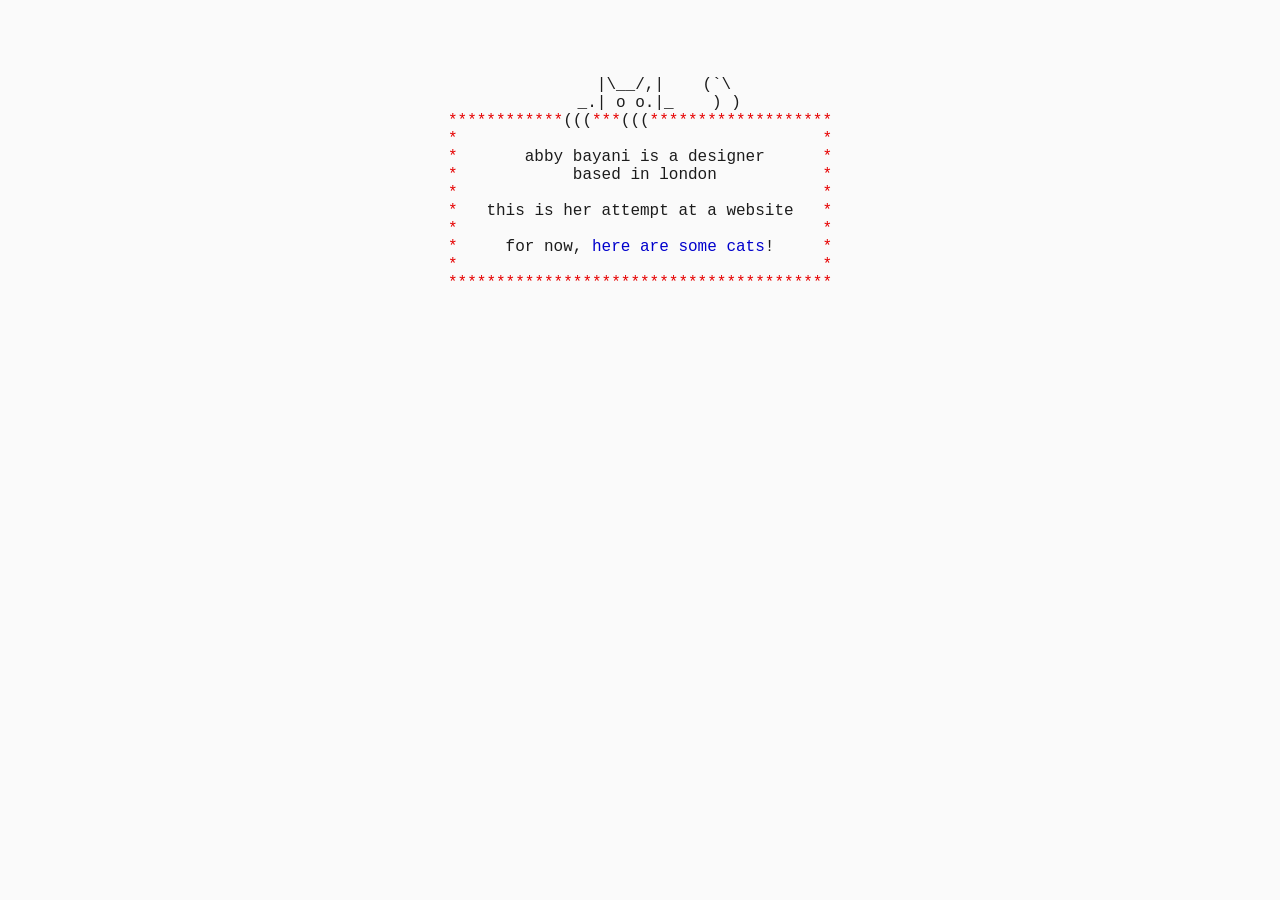
<file: index.html>
<!DOCTYPE html>

<head>
    <link rel="stylesheet" type="text/css" href="https://aabyni.github.io/styles.css">
</head>

<html>
    <div>
    <body>
    <p2>	
    <p1>
    <br />  &nbsp; &nbsp; &nbsp;|\__/,|&nbsp; &nbsp; (`\
    <br />&nbsp; &nbsp; _.|&nbsp;o o.|_ &nbsp; &nbsp;)&nbsp;)</p1>
    <br />************<p1>(((</p1>***<p1>(((</p1>*******************
    <br />* &nbsp; &nbsp; &nbsp; &nbsp; &nbsp; &nbsp; &nbsp; &nbsp; &nbsp; &nbsp; &nbsp; &nbsp; &nbsp; &nbsp; &nbsp; &nbsp; &nbsp; &nbsp; &nbsp;*
    <br />* &nbsp; &nbsp; &nbsp; <p1>abby bayani is a designer</p1> &nbsp; &nbsp;&nbsp; *
    <br />* &nbsp; &nbsp; &nbsp; &nbsp; &nbsp;&nbsp; <p1>based in london</p1> &nbsp; &nbsp; &nbsp; &nbsp; &nbsp; *
    <br />* &nbsp; &nbsp; &nbsp; &nbsp; &nbsp; &nbsp; &nbsp; &nbsp; &nbsp; &nbsp; &nbsp; &nbsp; &nbsp; &nbsp; &nbsp; &nbsp; &nbsp; &nbsp; &nbsp;*
    <br />* &nbsp; <p1>this is her attempt at a website</p1> &nbsp; *
    <br />* &nbsp; &nbsp; &nbsp; &nbsp; &nbsp; &nbsp; &nbsp; &nbsp; &nbsp; &nbsp; &nbsp; &nbsp; &nbsp; &nbsp; &nbsp; &nbsp; &nbsp; &nbsp; &nbsp;*
    <br />* &nbsp; &nbsp; <p1>for now, <a href="https://aabyni.github.io/cat-page.html">here are some cats</a>!</p1> &nbsp; &nbsp; *    
    <br />* &nbsp; &nbsp; &nbsp; &nbsp; &nbsp; &nbsp; &nbsp; &nbsp; &nbsp; &nbsp; &nbsp; &nbsp; &nbsp; &nbsp; &nbsp; &nbsp; &nbsp; &nbsp; &nbsp;*
    <br />****************************************  
    </p2>
    </body>
    </div>
</html>
</file>
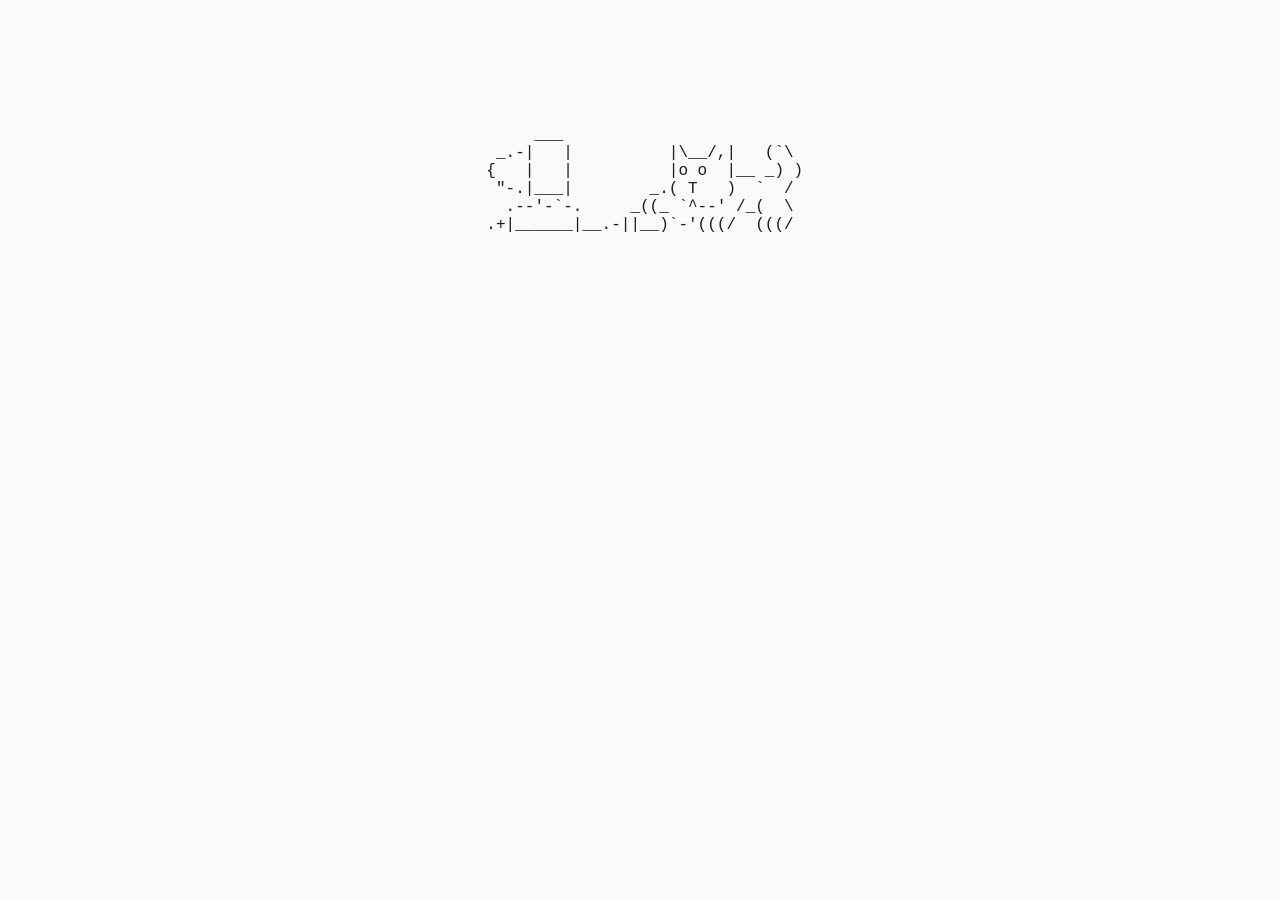
<file: about.html>
<!DOCTYPE html>

<head>
    <link rel="stylesheet" type="text/css" href="https://aabyni.github.io/styles.css">
</head>

<html>
    <div>
    <body>
    <div class="ascii-art">
      ___
  _.-|   |          |\__/,|   (`\
 {   |   |          |o o  |__ _) )
  "-.|___|        _.( T   )  `  /
   .--'-`-.     _((_ `^--' /_(  \
 .+|______|__.-||__)`-'(((/  (((/

    </div>
    </body>
    </div>
</html>
</file>
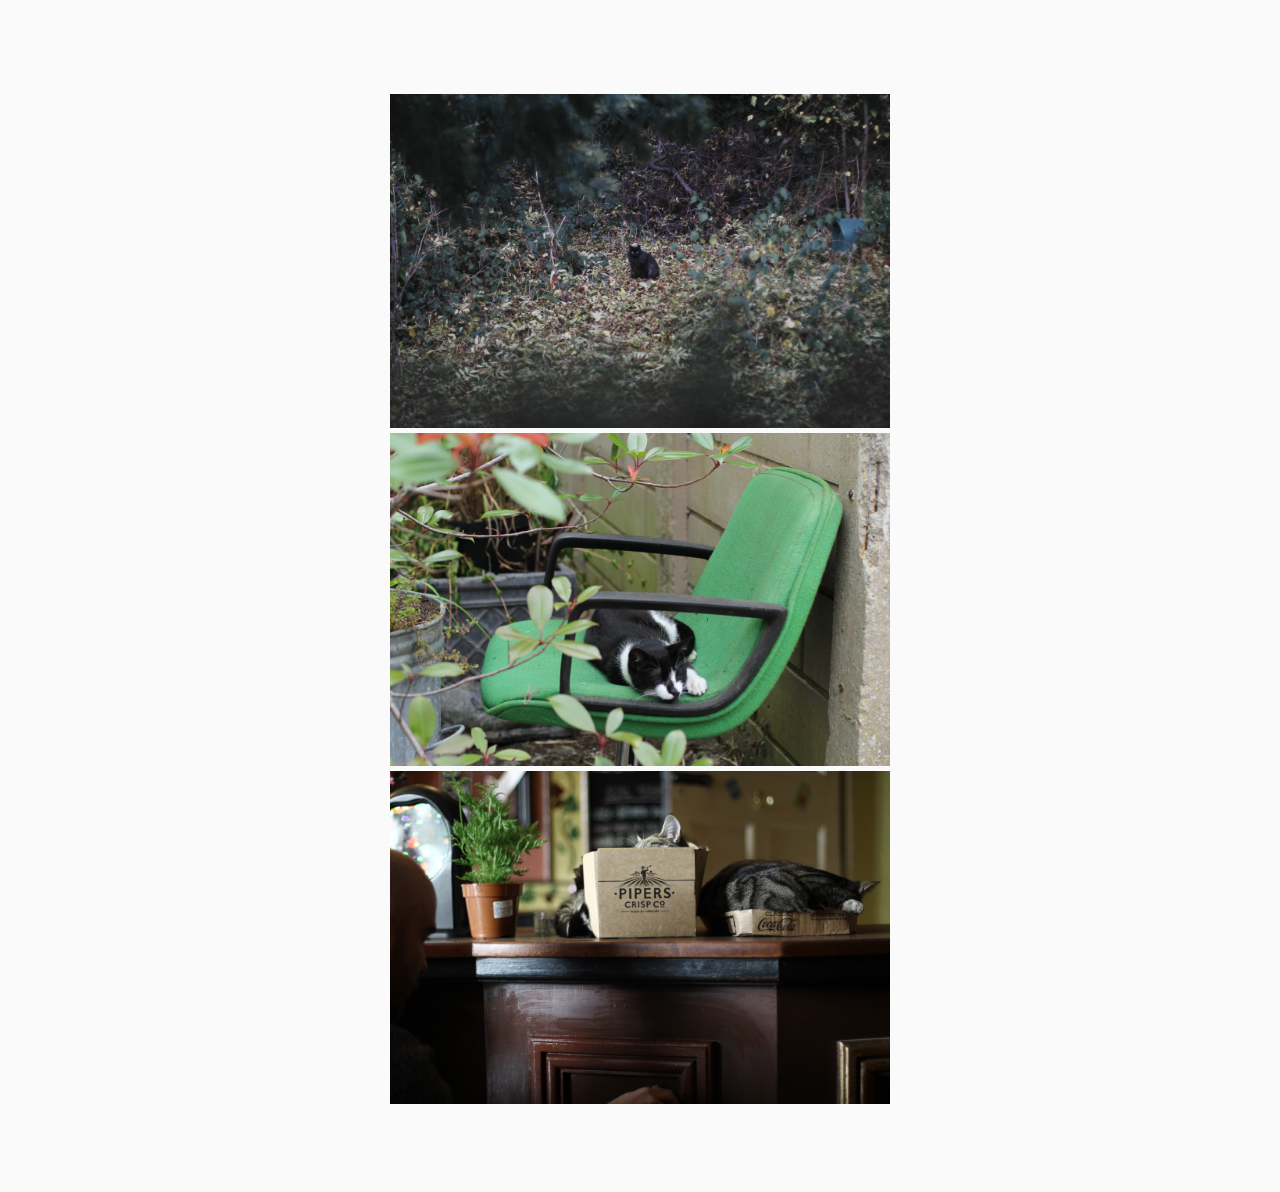
<file: cat-page.html>
<!DOCTYPE html>
<head>
    <link rel="stylesheet" type="text/css" href="https://aabyni.github.io/styles.css">
</head>

<html>
<div>
<body>
    <br />
    <br />
    <center>
    <img src="https://aabyni.github.io/black-cat-in-the-woods.jpeg" alt="black-cat-in-the-woods" style=width:500px>
    <br /><img src="https://aabyni.github.io/IMG_4264.JPG" alt="cat-sleeping-on-computer-chair" style=width:500px>
    <br /><img src="https://aabyni.github.io/IMG_4067.JPG" alt="cats-in-boxes" style=width:500px>
    </center>
    
</body>
</div> 
</html>
</file>
